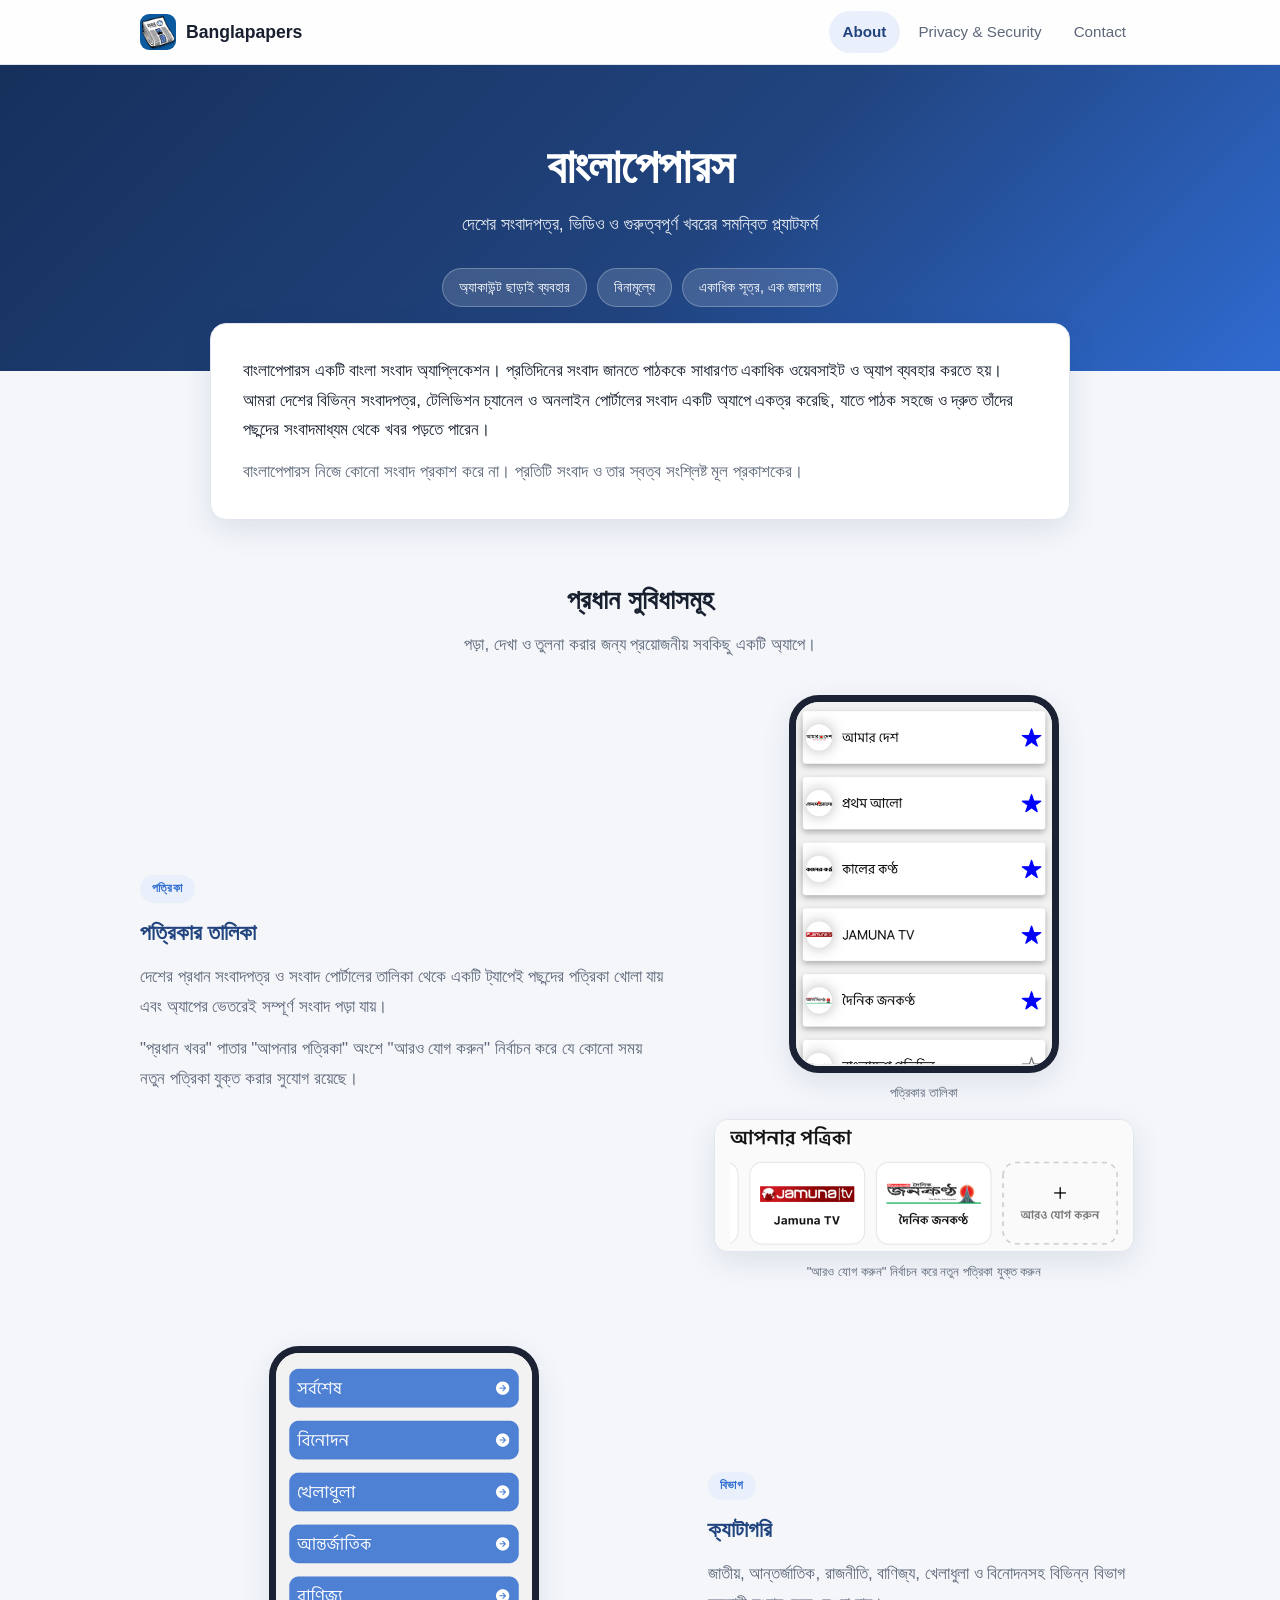
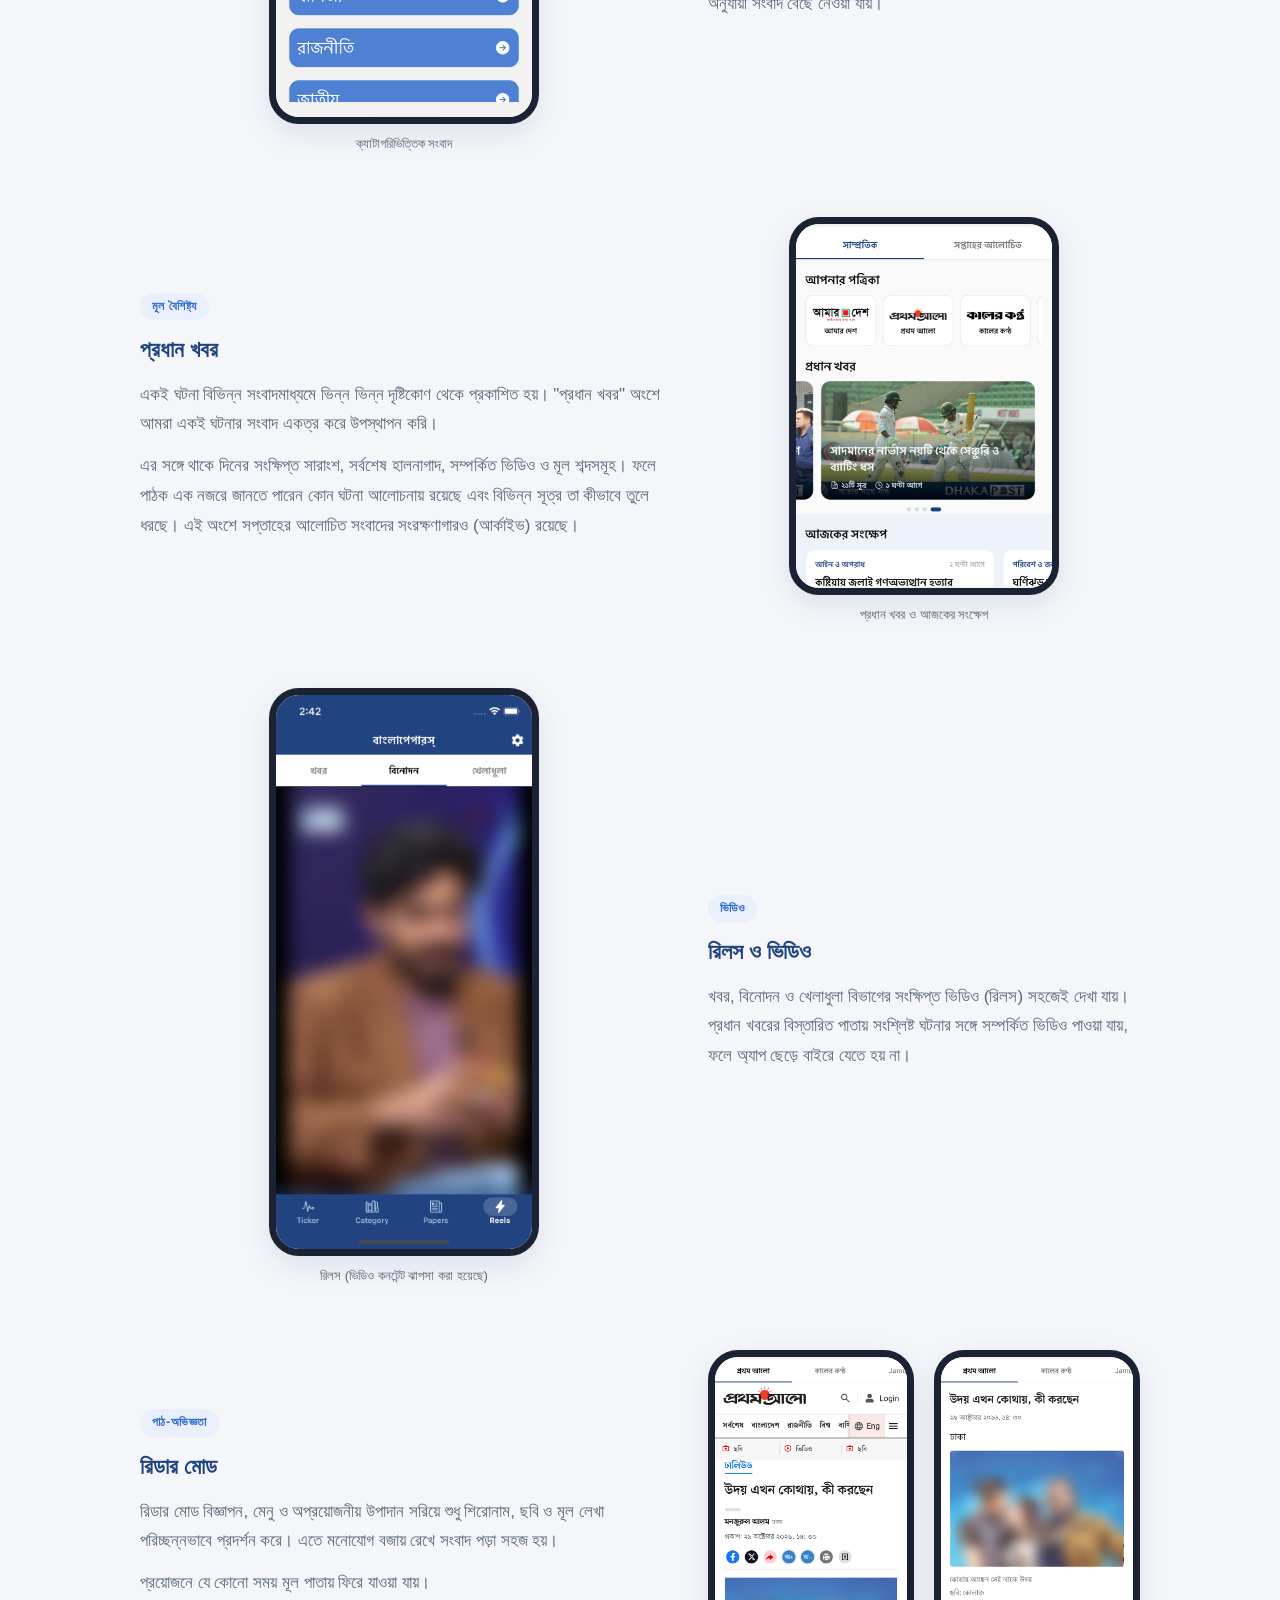
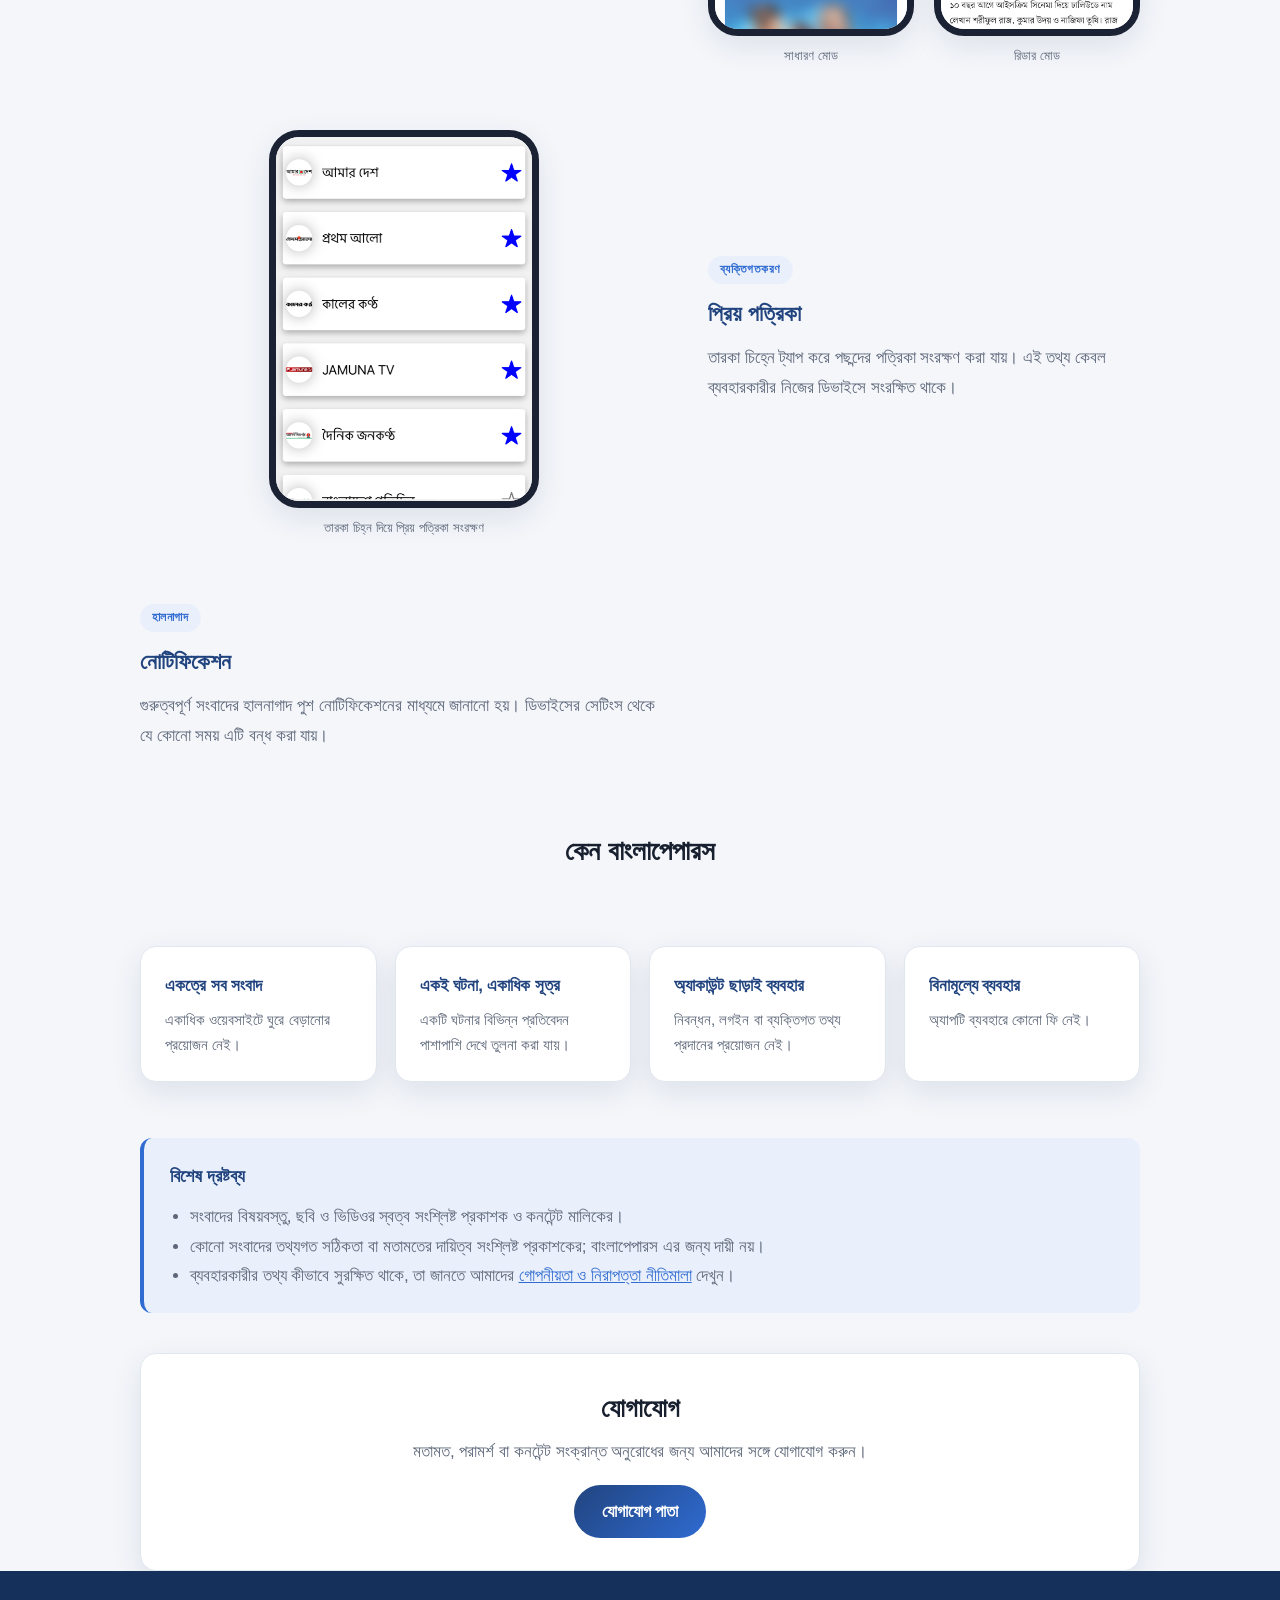
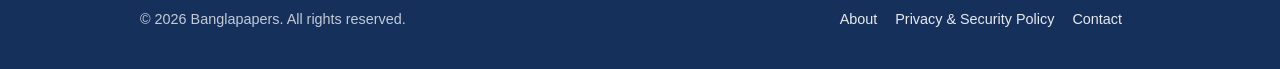
<file: index.html>
<!doctype html><html lang="bn"><head><meta charset="utf-8"><meta name="viewport" content="width=device-width,initial-scale=1"><title>বাংলাপেপারস – পরিচিতি</title><meta name="description" content="বাংলাপেপারস: দেশের প্রধান সংবাদপত্র, ভিডিও ও গুরুত্বপূর্ণ খবরের সমন্বিত সংবাদ অ্যাপ্লিকেশন।"><link rel="icon" type="image/png" href="images/favicon.png"><link rel="stylesheet" href="style.css"></head><body><header class="site-header"><div class="wrap"><a class="brand" href="about.html"><img src="images/logo.png" alt="Banglapapers logo" width="36" height="36">Banglapapers</a><nav><a href="about.html" class="active">About</a><a href="privacy-policy.html">Privacy &amp; Security</a><a href="contact.html">Contact</a></nav></div></header>
<section class="hero"><div class="wrap">
<h1>বাংলাপেপারস</h1>
<p>দেশের সংবাদপত্র, ভিডিও ও গুরুত্বপূর্ণ খবরের সমন্বিত প্ল্যাটফর্ম</p>
<div class="badges"><span>অ্যাকাউন্ট ছাড়াই ব্যবহার</span><span>বিনামূল্যে</span><span>একাধিক সূত্র, এক জায়গায়</span></div>
</div></section>
<main class="wrap">
<div class="intro">
<p>বাংলাপেপারস একটি বাংলা সংবাদ অ্যাপ্লিকেশন। প্রতিদিনের সংবাদ জানতে পাঠককে সাধারণত একাধিক ওয়েবসাইট ও অ্যাপ ব্যবহার করতে হয়। আমরা দেশের বিভিন্ন সংবাদপত্র, টেলিভিশন চ্যানেল ও অনলাইন পোর্টালের সংবাদ একটি অ্যাপে একত্র করেছি, যাতে পাঠক সহজে ও দ্রুত তাঁদের পছন্দের সংবাদমাধ্যম থেকে খবর পড়তে পারেন।</p>
<p>বাংলাপেপারস নিজে কোনো সংবাদ প্রকাশ করে না। প্রতিটি সংবাদ ও তার স্বত্ব সংশ্লিষ্ট মূল প্রকাশকের।</p>
</div>

<h2 class="section-title">প্রধান সুবিধাসমূহ</h2>
<p class="section-sub">পড়া, দেখা ও তুলনা করার জন্য প্রয়োজনীয় সবকিছু একটি অ্যাপে।</p>

<section class="feature"><div class="text"><span class="tag">পত্রিকা</span><h3>পত্রিকার তালিকা</h3>
<p>দেশের প্রধান সংবাদপত্র ও সংবাদ পোর্টালের তালিকা থেকে একটি ট্যাপেই পছন্দের পত্রিকা খোলা যায় এবং অ্যাপের ভেতরেই সম্পূর্ণ সংবাদ পড়া যায়।</p>
<p>"প্রধান খবর" পাতার "আপনার পত্রিকা" অংশে "আরও যোগ করুন" নির্বাচন করে যে কোনো সময় নতুন পত্রিকা যুক্ত করার সুযোগ রয়েছে।</p></div>
<div class="shots"><figure class="phone "><img src="images/papers.png" alt="পত্রিকার তালিকা" loading="lazy"><figcaption>পত্রিকার তালিকা</figcaption></figure><figure class="phone wide"><img src="images/add-paper.png" alt="আরও যোগ করুন" loading="lazy"><figcaption>"আরও যোগ করুন" নির্বাচন করে নতুন পত্রিকা যুক্ত করুন</figcaption></figure></div></section>

<section class="feature reverse"><div class="text"><span class="tag">বিভাগ</span><h3>ক্যাটাগরি</h3>
<p>জাতীয়, আন্তর্জাতিক, রাজনীতি, বাণিজ্য, খেলাধুলা ও বিনোদনসহ বিভিন্ন বিভাগ অনুযায়ী সংবাদ বেছে নেওয়া যায়।</p></div>
<div class="shots"><figure class="phone "><img src="images/category.png" alt="ক্যাটাগরি" loading="lazy"><figcaption>ক্যাটাগরিভিত্তিক সংবাদ</figcaption></figure></div></section>

<section class="feature"><div class="text"><span class="tag">মূল বৈশিষ্ট্য</span><h3>প্রধান খবর</h3>
<p>একই ঘটনা বিভিন্ন সংবাদমাধ্যমে ভিন্ন ভিন্ন দৃষ্টিকোণ থেকে প্রকাশিত হয়। "প্রধান খবর" অংশে আমরা একই ঘটনার সংবাদ একত্র করে উপস্থাপন করি।</p>
<p>এর সঙ্গে থাকে দিনের সংক্ষিপ্ত সারাংশ, সর্বশেষ হালনাগাদ, সম্পর্কিত ভিডিও ও মূল শব্দসমূহ। ফলে পাঠক এক নজরে জানতে পারেন কোন ঘটনা আলোচনায় রয়েছে এবং বিভিন্ন সূত্র তা কীভাবে তুলে ধরছে। এই অংশে সপ্তাহের আলোচিত সংবাদের সংরক্ষণাগারও (আর্কাইভ) রয়েছে।</p></div>
<div class="shots"><figure class="phone "><img src="images/ticker.png" alt="প্রধান খবর" loading="lazy"><figcaption>প্রধান খবর ও আজকের সংক্ষেপ</figcaption></figure></div></section>

<section class="feature reverse"><div class="text"><span class="tag">ভিডিও</span><h3>রিলস ও ভিডিও</h3>
<p>খবর, বিনোদন ও খেলাধুলা বিভাগের সংক্ষিপ্ত ভিডিও (রিলস) সহজেই দেখা যায়। প্রধান খবরের বিস্তারিত পাতায় সংশ্লিষ্ট ঘটনার সঙ্গে সম্পর্কিত ভিডিও পাওয়া যায়, ফলে অ্যাপ ছেড়ে বাইরে যেতে হয় না।</p></div>
<div class="shots"><figure class="phone "><img src="images/reels.png" alt="রিলস" loading="lazy"><figcaption>রিলস (ভিডিও কনটেন্ট ঝাপসা করা হয়েছে)</figcaption></figure></div></section>

<section class="feature"><div class="text"><span class="tag">পাঠ-অভিজ্ঞতা</span><h3>রিডার মোড</h3>
<p>রিডার মোড বিজ্ঞাপন, মেনু ও অপ্রয়োজনীয় উপাদান সরিয়ে শুধু শিরোনাম, ছবি ও মূল লেখা পরিচ্ছন্নভাবে প্রদর্শন করে। এতে মনোযোগ বজায় রেখে সংবাদ পড়া সহজ হয়।</p>
<p>প্রয়োজনে যে কোনো সময় মূল পাতায় ফিরে যাওয়া যায়।</p></div>
<div class="shots"><div class="compare"><figure class="phone "><img src="images/reader-off.png" alt="সাধারণ মোড" loading="lazy"><figcaption>সাধারণ মোড</figcaption></figure><figure class="phone "><img src="images/reader-on.png" alt="রিডার মোড" loading="lazy"><figcaption>রিডার মোড</figcaption></figure></div></div></section>

<section class="feature reverse"><div class="text"><span class="tag">ব্যক্তিগতকরণ</span><h3>প্রিয় পত্রিকা</h3>
<p>তারকা চিহ্নে ট্যাপ করে পছন্দের পত্রিকা সংরক্ষণ করা যায়। এই তথ্য কেবল ব্যবহারকারীর নিজের ডিভাইসে সংরক্ষিত থাকে।</p></div>
<div class="shots"><figure class="phone "><img src="images/papers.png" alt="প্রিয় পত্রিকা" loading="lazy"><figcaption>তারকা চিহ্ন দিয়ে প্রিয় পত্রিকা সংরক্ষণ</figcaption></figure></div></section>

<section class="feature"><div class="text"><span class="tag">হালনাগাদ</span><h3>নোটিফিকেশন</h3>
<p>গুরুত্বপূর্ণ সংবাদের হালনাগাদ পুশ নোটিফিকেশনের মাধ্যমে জানানো হয়। ডিভাইসের সেটিংস থেকে যে কোনো সময় এটি বন্ধ করা যায়।</p></div><div></div></section>

<h2 class="section-title">কেন বাংলাপেপারস</h2>
<p class="section-sub">&nbsp;</p>
<div class="grid">
<div class="tile"><b>একত্রে সব সংবাদ</b><span>একাধিক ওয়েবসাইটে ঘুরে বেড়ানোর প্রয়োজন নেই।</span></div>
<div class="tile"><b>একই ঘটনা, একাধিক সূত্র</b><span>একটি ঘটনার বিভিন্ন প্রতিবেদন পাশাপাশি দেখে তুলনা করা যায়।</span></div>
<div class="tile"><b>অ্যাকাউন্ট ছাড়াই ব্যবহার</b><span>নিবন্ধন, লগইন বা ব্যক্তিগত তথ্য প্রদানের প্রয়োজন নেই।</span></div>
<div class="tile"><b>বিনামূল্যে ব্যবহার</b><span>অ্যাপটি ব্যবহারে কোনো ফি নেই।</span></div>
</div>

<div class="notice"><h2>বিশেষ দ্রষ্টব্য</h2><ul>
<li>সংবাদের বিষয়বস্তু, ছবি ও ভিডিওর স্বত্ব সংশ্লিষ্ট প্রকাশক ও কনটেন্ট মালিকের।</li>
<li>কোনো সংবাদের তথ্যগত সঠিকতা বা মতামতের দায়িত্ব সংশ্লিষ্ট প্রকাশকের; বাংলাপেপারস এর জন্য দায়ী নয়।</li>
<li>ব্যবহারকারীর তথ্য কীভাবে সুরক্ষিত থাকে, তা জানতে আমাদের <a href="privacy-policy.html">গোপনীয়তা ও নিরাপত্তা নীতিমালা</a> দেখুন।</li>
</ul></div>

<div class="cta"><h2>যোগাযোগ</h2><p>মতামত, পরামর্শ বা কনটেন্ট সংক্রান্ত অনুরোধের জন্য আমাদের সঙ্গে যোগাযোগ করুন।</p><a class="btn" href="contact.html">যোগাযোগ পাতা</a></div>
</main>
<footer class="site-footer"><div class="wrap"><div>&copy; 2026 Banglapapers. All rights reserved.</div><div><a href="about.html">About</a><a href="privacy-policy.html">Privacy &amp; Security Policy</a><a href="contact.html">Contact</a></div></div></footer></body></html>
</file>
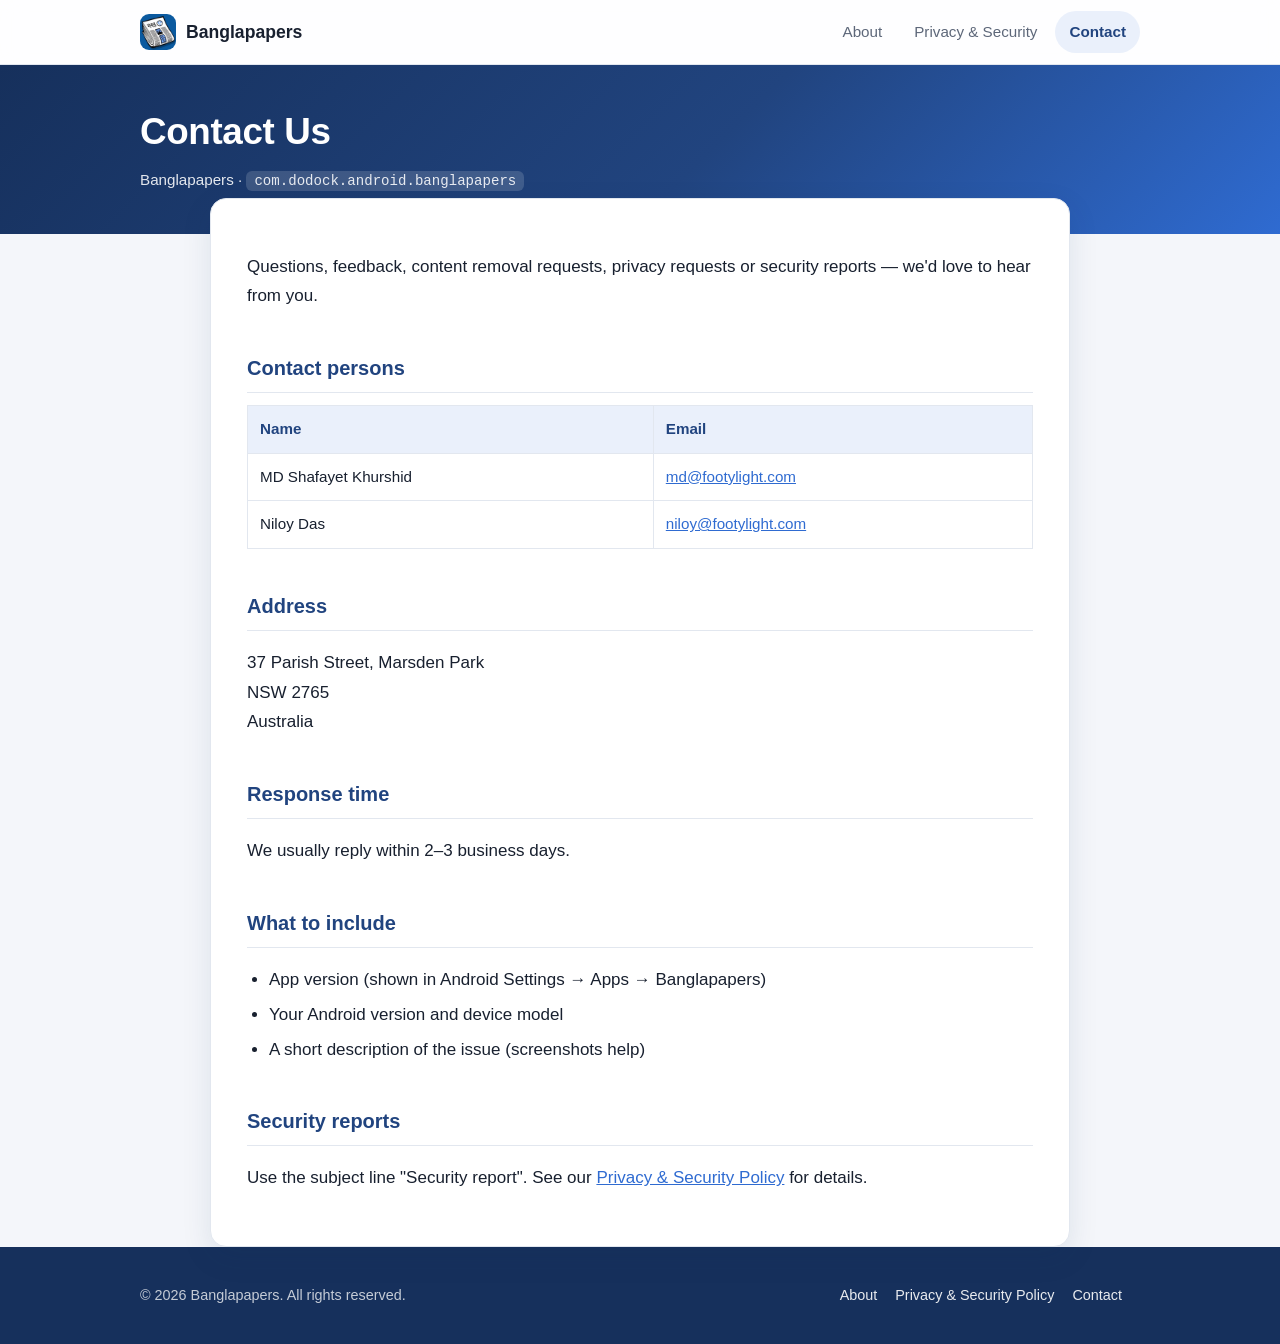
<file: contact.html>
<!doctype html><html lang="en"><head><meta charset="utf-8"><meta name="viewport" content="width=device-width,initial-scale=1"><title>Contact – Banglapapers</title><meta name="description" content="Contact the Banglapapers team."><link rel="icon" type="image/png" href="images/favicon.png"><link rel="stylesheet" href="style.css"></head><body><header class="site-header"><div class="wrap"><a class="brand" href="about.html"><img src="images/logo.png" alt="Banglapapers logo" width="36" height="36">Banglapapers</a><nav><a href="about.html">About</a><a href="privacy-policy.html">Privacy &amp; Security</a><a href="contact.html" class="active">Contact</a></nav></div></header>
<section class="hero small"><div class="wrap"><h1>Contact Us</h1><p>Banglapapers · <code>com.dodock.android.banglapapers</code></p></div></section>
<main class="wrap">
<div class="card">
<p>Questions, feedback, content removal requests, privacy requests or security reports — we'd love to hear from you.</p>
<h2>Contact persons</h2>
<table>
<tr><th>Name</th><th>Email</th></tr>
<tr><td>MD Shafayet Khurshid</td><td><a href="mailto:md@footylight.com">md@footylight.com</a></td></tr>
<tr><td>Niloy Das</td><td><a href="mailto:niloy@footylight.com">niloy@footylight.com</a></td></tr>
</table>
<h2>Address</h2>
<p>37 Parish Street, Marsden Park<br>NSW 2765<br>Australia</p>
<h2>Response time</h2>
<p>We usually reply within 2–3 business days.</p>
<h2>What to include</h2>
<ul>
<li>App version (shown in Android Settings &rarr; Apps &rarr; Banglapapers)</li>
<li>Your Android version and device model</li>
<li>A short description of the issue (screenshots help)</li>
</ul>
<h2>Security reports</h2>
<p>Use the subject line "Security report". See our <a href="privacy-policy.html">Privacy &amp; Security Policy</a> for details.</p>
</div>
</main>
<footer class="site-footer"><div class="wrap"><div>&copy; 2026 Banglapapers. All rights reserved.</div><div><a href="about.html">About</a><a href="privacy-policy.html">Privacy &amp; Security Policy</a><a href="contact.html">Contact</a></div></div></footer></body></html>
</file>
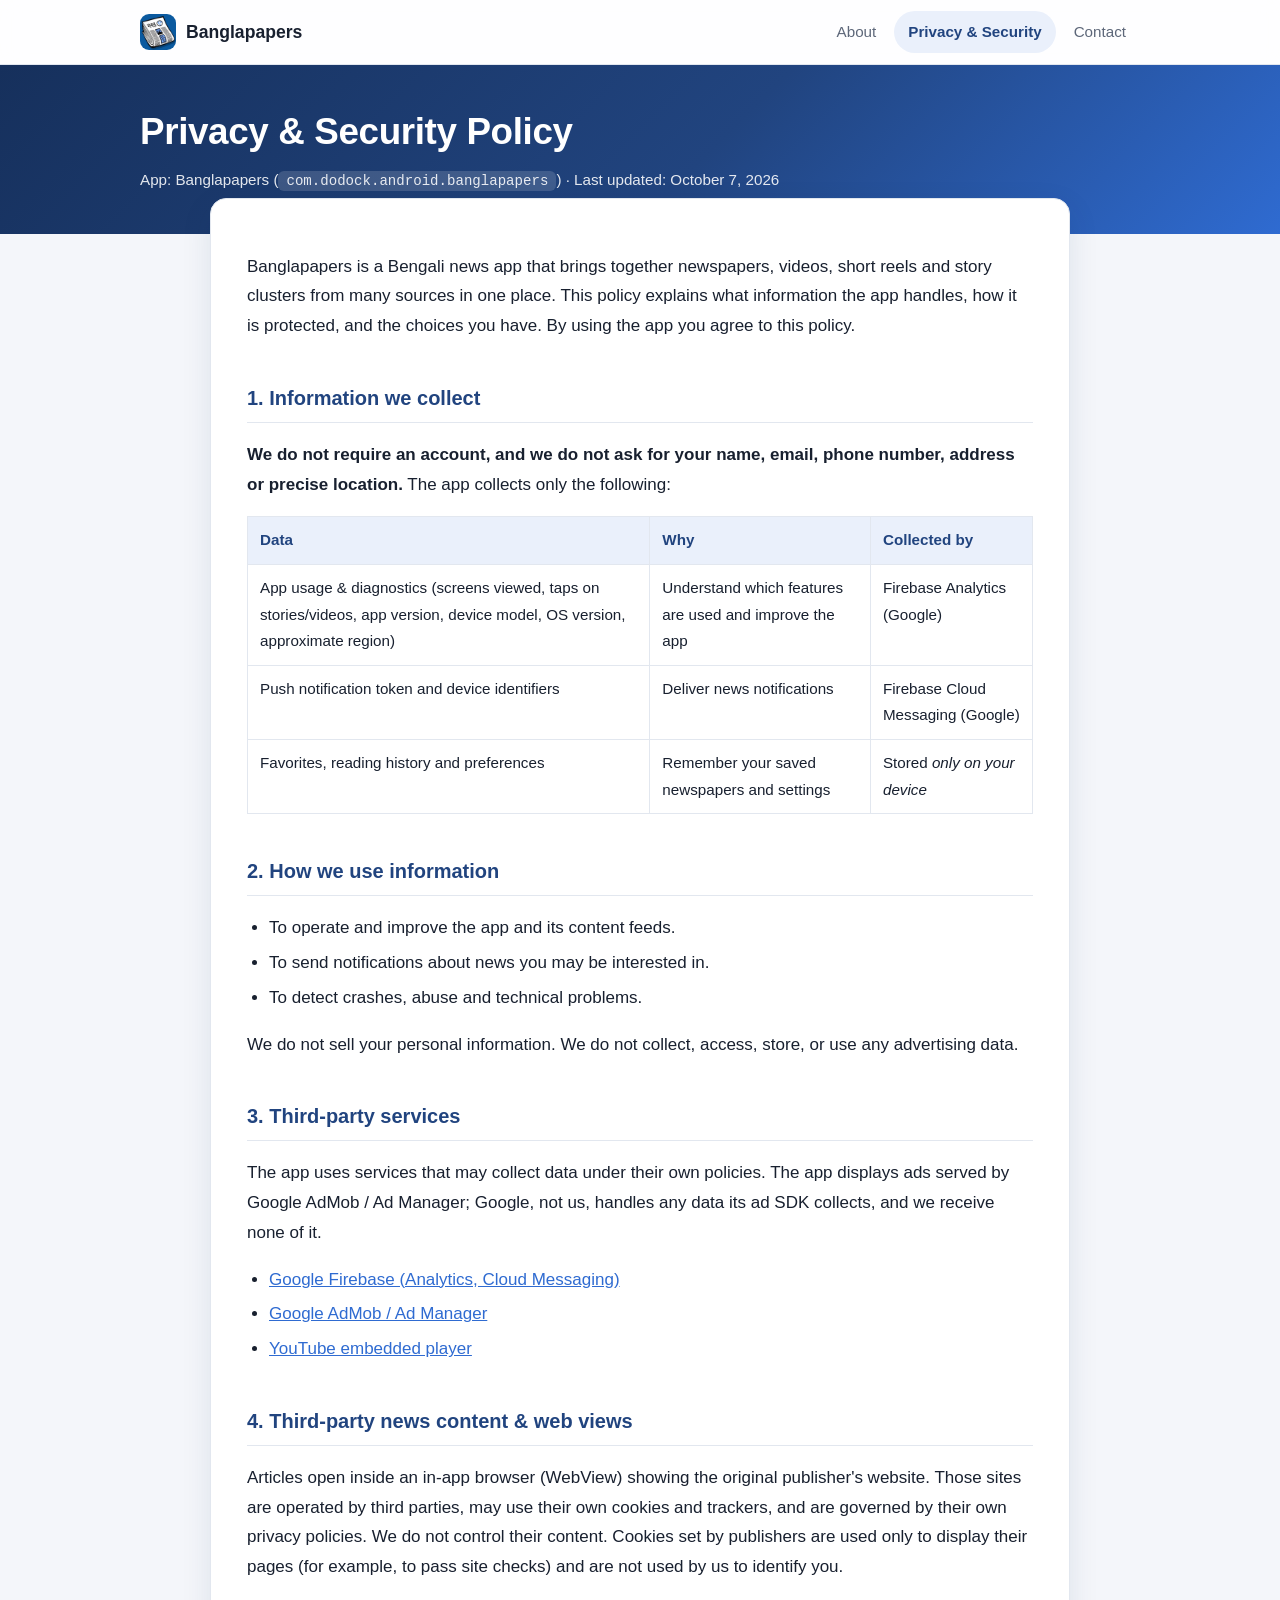
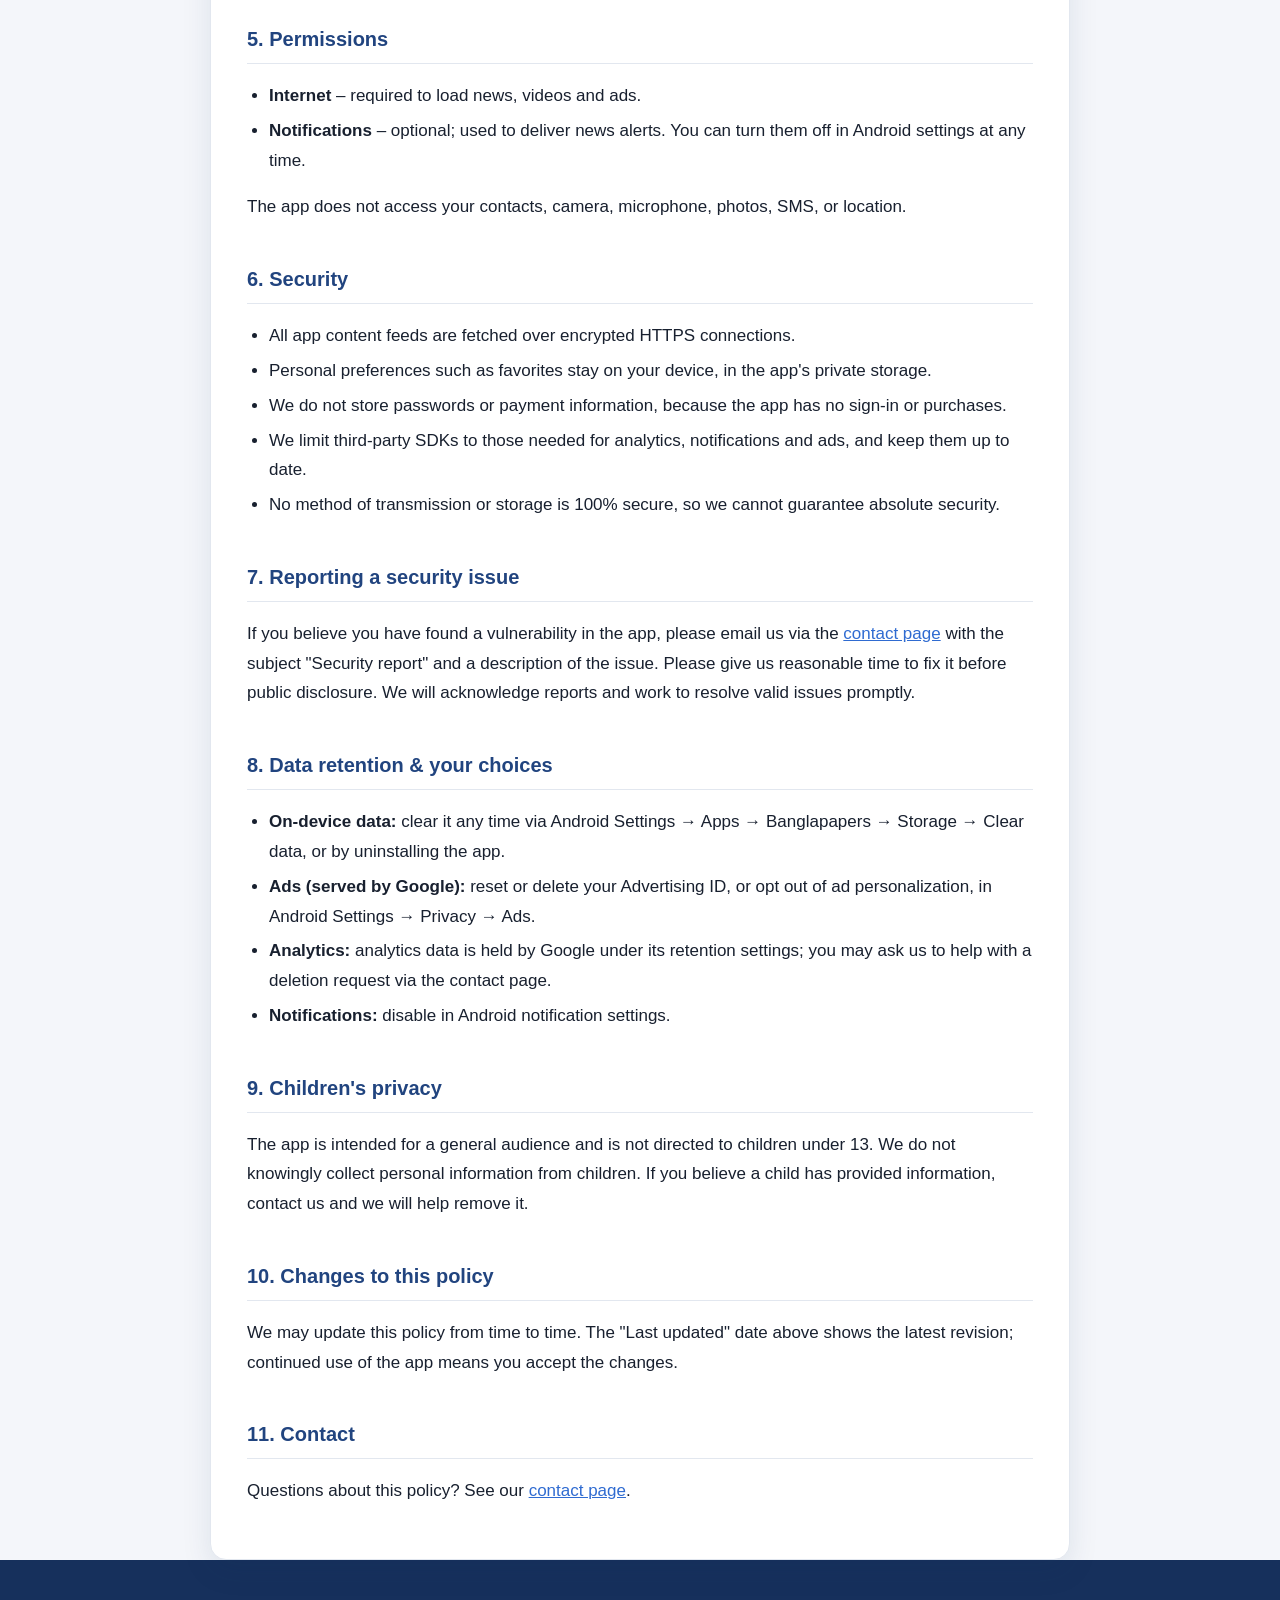
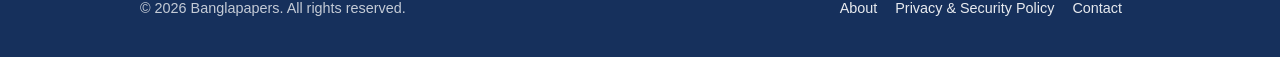
<file: privacy-policy.html>
<!doctype html><html lang="en"><head><meta charset="utf-8"><meta name="viewport" content="width=device-width,initial-scale=1"><title>Privacy &amp; Security Policy – Banglapapers</title><meta name="description" content="Privacy and security policy for the Banglapapers Android app."><link rel="icon" type="image/png" href="images/favicon.png"><link rel="stylesheet" href="style.css"></head><body><header class="site-header"><div class="wrap"><a class="brand" href="about.html"><img src="images/logo.png" alt="Banglapapers logo" width="36" height="36">Banglapapers</a><nav><a href="about.html">About</a><a href="privacy-policy.html" class="active">Privacy &amp; Security</a><a href="contact.html">Contact</a></nav></div></header>
<section class="hero small"><div class="wrap"><h1>Privacy &amp; Security Policy</h1><p>App: Banglapapers (<code>com.dodock.android.banglapapers</code>) · Last updated: October 7, 2026</p></div></section>
<main class="wrap">
<div class="card">
<p>Banglapapers is a Bengali news app that brings together newspapers, videos, short reels and story clusters from many sources in one place. This policy explains what information the app handles, how it is protected, and the choices you have. By using the app you agree to this policy.</p>

<h2>1. Information we collect</h2>
<p><strong>We do not require an account, and we do not ask for your name, email, phone number, address or precise location.</strong> The app collects only the following:</p>
<table>
<tr><th>Data</th><th>Why</th><th>Collected by</th></tr>
<tr><td>App usage &amp; diagnostics (screens viewed, taps on stories/videos, app version, device model, OS version, approximate region)</td><td>Understand which features are used and improve the app</td><td>Firebase Analytics (Google)</td></tr>
<tr><td>Push notification token and device identifiers</td><td>Deliver news notifications</td><td>Firebase Cloud Messaging (Google)</td></tr>
<tr><td>Favorites, reading history and preferences</td><td>Remember your saved newspapers and settings</td><td>Stored <em>only on your device</em></td></tr>
</table>

<h2>2. How we use information</h2>
<ul>
<li>To operate and improve the app and its content feeds.</li>
<li>To send notifications about news you may be interested in.</li>
<li>To detect crashes, abuse and technical problems.</li>
</ul>
<p>We do not sell your personal information. We do not collect, access, store, or use any advertising data.</p>

<h2>3. Third-party services</h2>
<p>The app uses services that may collect data under their own policies. The app displays ads served by Google AdMob / Ad Manager; Google, not us, handles any data its ad SDK collects, and we receive none of it.</p>
<ul>
<li><a href="https://policies.google.com/privacy">Google Firebase (Analytics, Cloud Messaging)</a></li>
<li><a href="https://policies.google.com/technologies/ads">Google AdMob / Ad Manager</a></li>
<li><a href="https://www.youtube.com/t/terms">YouTube embedded player</a></li>
</ul>

<h2>4. Third-party news content &amp; web views</h2>
<p>Articles open inside an in-app browser (WebView) showing the original publisher's website. Those sites are operated by third parties, may use their own cookies and trackers, and are governed by their own privacy policies. We do not control their content. Cookies set by publishers are used only to display their pages (for example, to pass site checks) and are not used by us to identify you.</p>

<h2>5. Permissions</h2>
<ul>
<li><strong>Internet</strong> – required to load news, videos and ads.</li>
<li><strong>Notifications</strong> – optional; used to deliver news alerts. You can turn them off in Android settings at any time.</li>
</ul>
<p>The app does not access your contacts, camera, microphone, photos, SMS, or location.</p>

<h2>6. Security</h2>
<ul>
<li>All app content feeds are fetched over encrypted HTTPS connections.</li>
<li>Personal preferences such as favorites stay on your device, in the app's private storage.</li>
<li>We do not store passwords or payment information, because the app has no sign-in or purchases.</li>
<li>We limit third-party SDKs to those needed for analytics, notifications and ads, and keep them up to date.</li>
<li>No method of transmission or storage is 100% secure, so we cannot guarantee absolute security.</li>
</ul>

<h2>7. Reporting a security issue</h2>
<p>If you believe you have found a vulnerability in the app, please email us via the <a href="contact.html">contact page</a> with the subject "Security report" and a description of the issue. Please give us reasonable time to fix it before public disclosure. We will acknowledge reports and work to resolve valid issues promptly.</p>

<h2>8. Data retention &amp; your choices</h2>
<ul>
<li><strong>On-device data:</strong> clear it any time via Android Settings &rarr; Apps &rarr; Banglapapers &rarr; Storage &rarr; Clear data, or by uninstalling the app.</li>
<li><strong>Ads (served by Google):</strong> reset or delete your Advertising ID, or opt out of ad personalization, in Android Settings &rarr; Privacy &rarr; Ads.</li>
<li><strong>Analytics:</strong> analytics data is held by Google under its retention settings; you may ask us to help with a deletion request via the contact page.</li>
<li><strong>Notifications:</strong> disable in Android notification settings.</li>
</ul>

<h2>9. Children's privacy</h2>
<p>The app is intended for a general audience and is not directed to children under 13. We do not knowingly collect personal information from children. If you believe a child has provided information, contact us and we will help remove it.</p>

<h2>10. Changes to this policy</h2>
<p>We may update this policy from time to time. The "Last updated" date above shows the latest revision; continued use of the app means you accept the changes.</p>

<h2>11. Contact</h2>
<p>Questions about this policy? See our <a href="contact.html">contact page</a>.</p>
</div>
</main>
<footer class="site-footer"><div class="wrap"><div>&copy; 2026 Banglapapers. All rights reserved.</div><div><a href="about.html">About</a><a href="privacy-policy.html">Privacy &amp; Security Policy</a><a href="contact.html">Contact</a></div></div></footer></body></html>
</file>
<file: style.css>
:root{
  --brand:#21447f;--brand-2:#2f6bd1;--brand-dark:#16305c;
  --bg:#f4f6fa;--surface:#fff;--text:#18202f;--muted:#5d6779;--line:#e2e7ef;--soft:#eaf0fb;
  --radius:16px;--shadow:0 10px 30px rgba(22,48,92,.10);
}
@media(prefers-color-scheme:dark){:root{
  --brand:#7fa8f0;--brand-2:#8db4ff;--brand-dark:#0e1a33;
  --bg:#0d1320;--surface:#151d2e;--text:#e7ebf3;--muted:#9aa6bb;--line:#243049;--soft:#1a2740;
  --shadow:0 10px 30px rgba(0,0,0,.4);}}
*{box-sizing:border-box}
html{scroll-behavior:smooth}
body{margin:0;background:var(--bg);color:var(--text);
  font:17px/1.75 -apple-system,BlinkMacSystemFont,"Segoe UI",Roboto,"Noto Sans Bengali","Kohinoor Bangla","Nirmala UI",sans-serif;
  -webkit-font-smoothing:antialiased}
a{color:var(--brand-2)}
.wrap{max-width:1040px;margin:0 auto;padding:0 20px}

/* header */
.site-header{position:sticky;top:0;z-index:10;background:rgba(255,255,255,.85);backdrop-filter:blur(12px);border-bottom:1px solid var(--line)}
@media(prefers-color-scheme:dark){.site-header{background:rgba(13,19,32,.85)}}
.site-header .wrap{display:flex;align-items:center;justify-content:space-between;gap:12px;min-height:64px;flex-wrap:wrap}
.brand{display:flex;align-items:center;gap:10px;text-decoration:none;color:var(--text);font-weight:700;font-size:1.1rem}
.brand i{display:grid;place-items:center;width:34px;height:34px;border-radius:10px;font-style:normal;color:#fff;background:linear-gradient(135deg,#21447f,#2f6bd1);font-size:1.05rem}
.site-header nav{display:flex;gap:4px;flex-wrap:wrap}
.site-header nav a{padding:8px 14px;border-radius:999px;text-decoration:none;color:var(--muted);font-weight:500;font-size:.95rem}
.site-header nav a:hover{background:var(--soft);color:var(--brand)}
.site-header nav a.active{background:var(--soft);color:var(--brand);font-weight:600}

/* hero */
.hero{background:linear-gradient(135deg,#16305c 0%,#21447f 55%,#2f6bd1 100%);color:#fff;padding:72px 0 64px;text-align:center}
.hero h1{margin:0 0 12px;font-size:clamp(2rem,5vw,3rem);line-height:1.25;letter-spacing:-.01em}
.hero p{margin:0 auto;max-width:640px;font-size:1.1rem;color:rgba(255,255,255,.88)}
.hero .badges{display:flex;gap:10px;justify-content:center;flex-wrap:wrap;margin-top:28px}
.hero .badges span{background:rgba(255,255,255,.14);border:1px solid rgba(255,255,255,.25);padding:6px 16px;border-radius:999px;font-size:.9rem}
.hero.small{padding:44px 0 40px;text-align:left}
.hero.small h1{font-size:clamp(1.7rem,4vw,2.3rem)}
.hero.small p{margin:0;max-width:none;font-size:.95rem}
.hero.small code{background:rgba(255,255,255,.15);padding:2px 8px;border-radius:6px;font-size:.88rem}

/* sections */
main{padding:40px 0 64px}
.section-title{text-align:center;margin:0 0 6px;font-size:1.7rem;color:var(--text)}
.section-sub{text-align:center;color:var(--muted);margin:0 auto 36px;max-width:620px}
.intro{background:var(--surface);border:1px solid var(--line);border-radius:var(--radius);padding:32px;box-shadow:var(--shadow);margin:-48px auto 56px;position:relative;max-width:860px}
.intro p{margin:0 0 12px}.intro p:last-child{margin:0;color:var(--muted)}

.feature{display:grid;grid-template-columns:1.1fr .9fr;gap:40px;align-items:center;margin:0 0 64px}
.feature.reverse .text{order:2}
.feature h3{margin:0 0 10px;font-size:1.4rem;color:var(--brand)}
.feature .text p{margin:0 0 12px;color:var(--muted)}
.tag{display:inline-block;font-size:.78rem;font-weight:600;letter-spacing:.04em;color:var(--brand-2);background:var(--soft);padding:3px 12px;border-radius:999px;margin-bottom:10px}
.shots{display:flex;flex-direction:column;align-items:center;gap:16px}
.phone{margin:0;text-align:center}
.phone img{display:block;width:100%;max-width:270px;height:auto;margin:0 auto;border:7px solid #1b2234;border-radius:30px;box-shadow:var(--shadow);background:#fff}
.phone.wide img{max-width:420px;border-width:1px;border-color:var(--line);border-radius:14px}
.phone figcaption{color:var(--muted);font-size:.82rem;margin-top:10px;line-height:1.5}
.compare{display:grid;grid-template-columns:1fr 1fr;gap:20px}

.grid{display:grid;grid-template-columns:repeat(auto-fit,minmax(220px,1fr));gap:18px;margin:0 0 56px}
.tile{background:var(--surface);border:1px solid var(--line);border-radius:var(--radius);padding:24px;box-shadow:var(--shadow)}
.tile b{display:block;color:var(--brand);margin-bottom:6px;font-size:1.05rem}
.tile span{color:var(--muted);font-size:.95rem;display:block;line-height:1.65}

.notice{background:var(--soft);border-left:4px solid var(--brand-2);border-radius:12px;padding:22px 26px;margin:0 0 40px}
.notice h2{margin:0 0 10px;font-size:1.15rem;color:var(--brand)}
.notice ul{margin:0;padding-left:20px;color:var(--muted)}
.cta{text-align:center;background:var(--surface);border:1px solid var(--line);border-radius:var(--radius);padding:32px;box-shadow:var(--shadow)}
.cta h2{margin:0 0 6px}.cta p{margin:0 0 18px;color:var(--muted)}
.btn{display:inline-block;background:linear-gradient(135deg,#21447f,#2f6bd1);color:#fff;text-decoration:none;padding:12px 28px;border-radius:999px;font-weight:600}
.btn:hover{filter:brightness(1.1)}

/* document pages (policy/contact) */
.card{background:var(--surface);border:1px solid var(--line);border-radius:var(--radius);padding:36px;box-shadow:var(--shadow);max-width:860px;margin:-36px auto 0;position:relative}
.card h2{margin:2em 0 .5em;font-size:1.25rem;color:var(--brand);padding-bottom:6px;border-bottom:1px solid var(--line)}
.card h2:first-child{margin-top:0}
.card h3{margin:1.4em 0 .3em;font-size:1.05rem}
.card ul{padding-left:22px}.card li{margin:.3em 0}
.card code{background:var(--soft);padding:2px 7px;border-radius:6px;font-size:.9em}
table{width:100%;border-collapse:collapse;font-size:.95rem;margin:12px 0}
th{background:var(--soft);color:var(--brand);text-align:left}
th,td{padding:10px 12px;border:1px solid var(--line);vertical-align:top}
.meta{color:var(--muted);font-size:.9rem}

/* footer */
.site-footer{background:var(--brand-dark);color:rgba(255,255,255,.75);padding:36px 0;font-size:.9rem}
.site-footer .wrap{display:flex;justify-content:space-between;gap:16px;flex-wrap:wrap;align-items:center}
.site-footer a{color:rgba(255,255,255,.9);margin-right:18px;text-decoration:none}
.site-footer a:hover{text-decoration:underline}

@media(max-width:760px){
  body{font-size:16px}
  .feature{grid-template-columns:1fr;gap:20px;margin-bottom:48px}
  .feature.reverse .text{order:0}
  .hero{padding:48px 0 52px}
  .card,.intro{padding:22px}
  .compare{gap:10px}
  .phone img{border-width:5px;border-radius:22px}
  .site-header .wrap{padding-top:8px;padding-bottom:8px}
}
@media(max-width:480px){
  .site-header nav{gap:0;width:100%;justify-content:space-between}
  .site-header nav a{padding:6px 10px;font-size:.82rem}
  .brand{font-size:1rem}
  .hero .badges span{font-size:.82rem;padding:5px 12px}
  .intro{margin-top:-36px}
}
.brand img{width:36px;height:36px;border-radius:9px;display:block}
</file>
